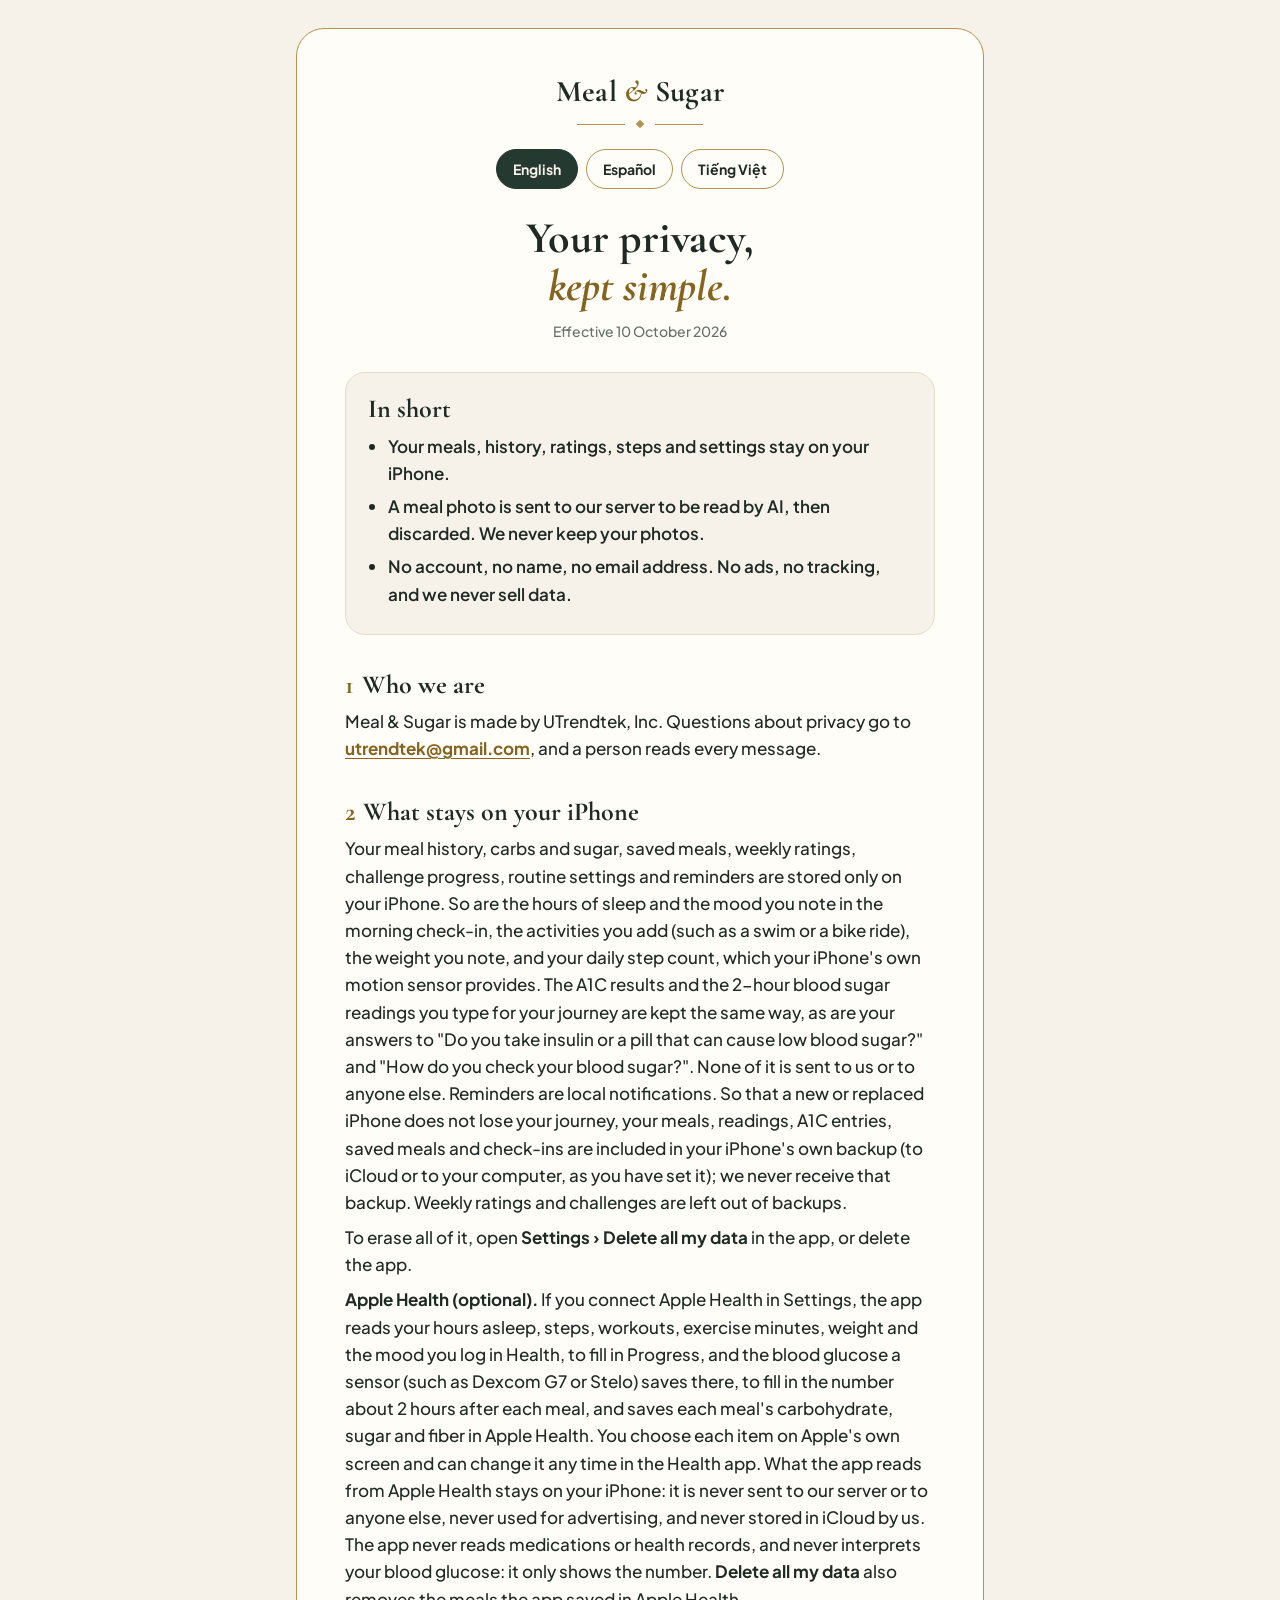
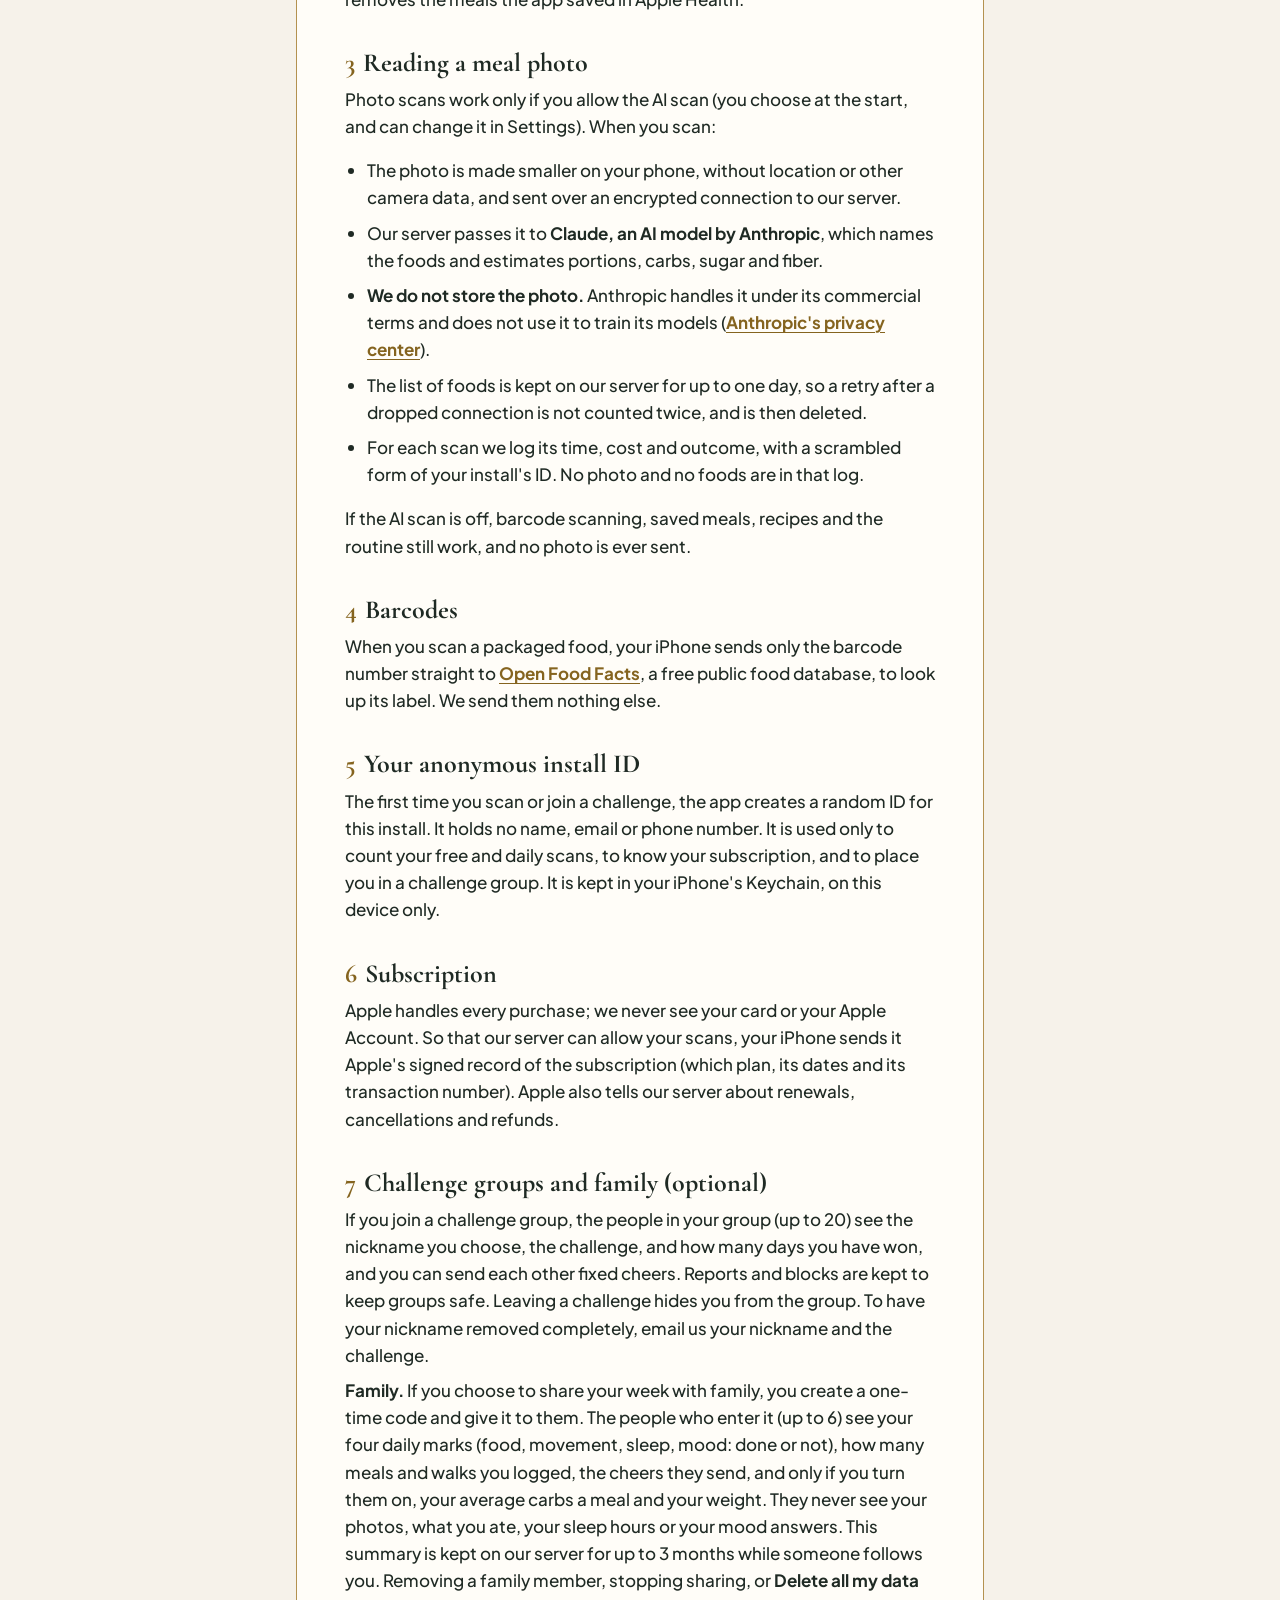
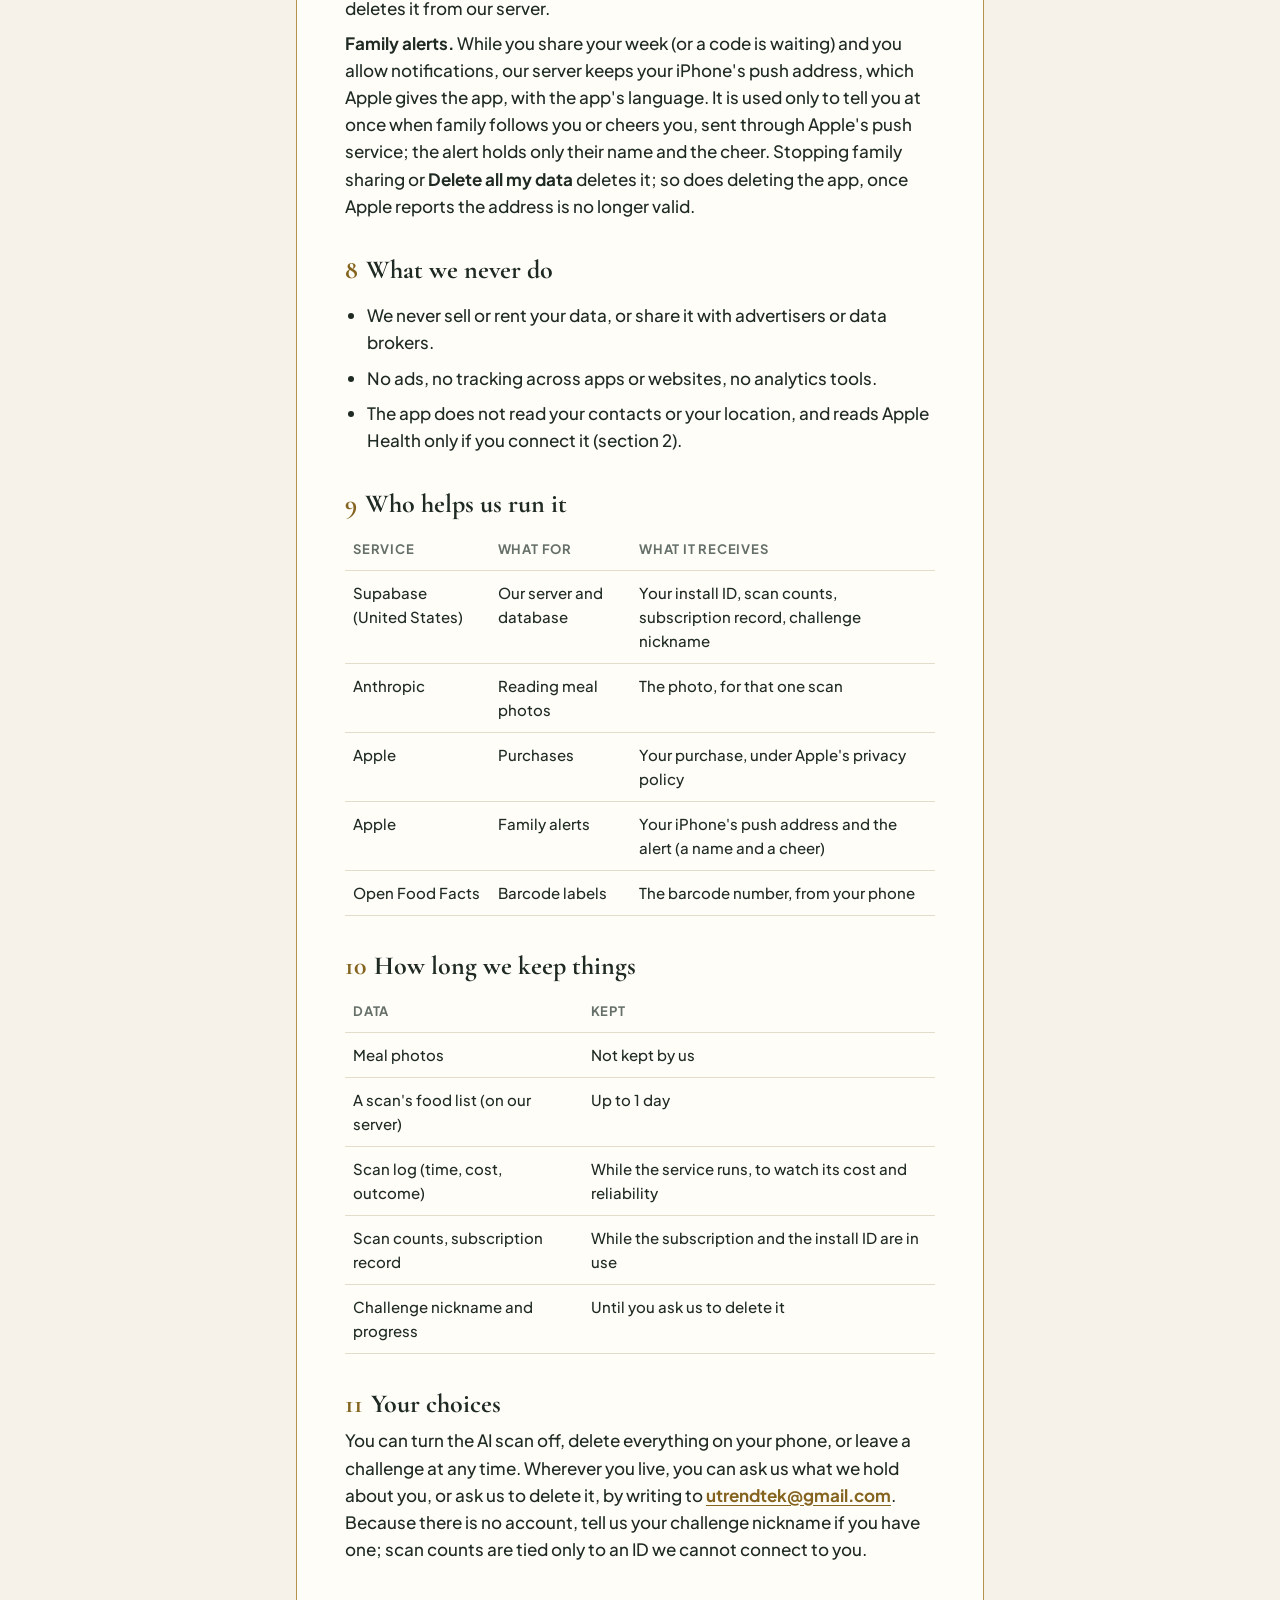
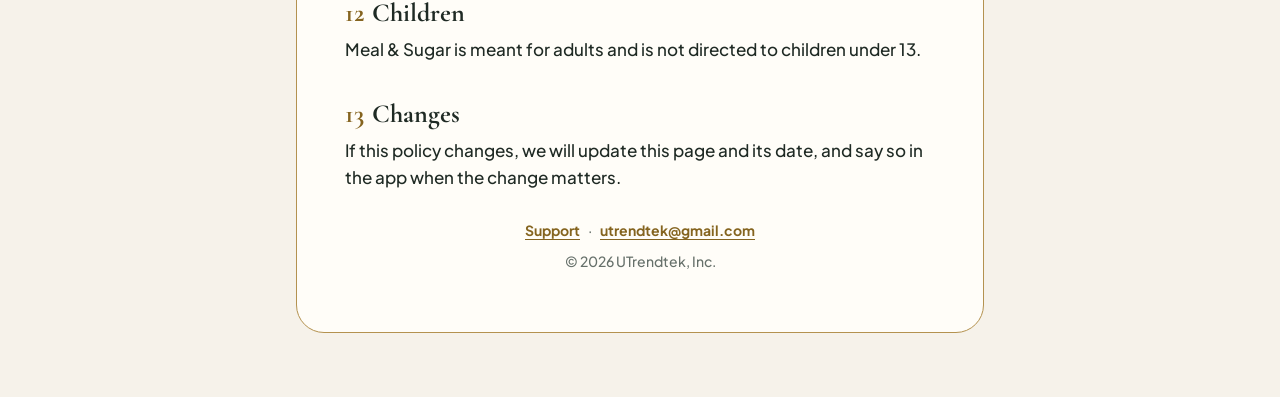
<file: index.html>
<!doctype html>
<html lang="en">
<head>
<meta charset="utf-8">
<meta name="viewport" content="width=device-width, initial-scale=1">
<title>Meal & Sugar Privacy</title>
<meta name="description" content="How Meal & Sugar handles your meals, photos and purchases. Most of it never leaves your iPhone.">
<link rel="preconnect" href="https://fonts.googleapis.com">
<link rel="preconnect" href="https://fonts.gstatic.com" crossorigin>
<link href="https://fonts.googleapis.com/css2?family=Cormorant+Garamond:ital,wght@0,600;0,700;1,600;1,700&family=Plus+Jakarta+Sans:wght@500;600;700&display=swap" rel="stylesheet">
<link rel="stylesheet" href="style.css">
</head>
<body>
<main class="page">
<div class="frame">
  <p class="wordmark">Meal <span class="amp">&amp;</span> Sugar</p>
  <div class="ornament" aria-hidden="true"><span></span><i></i><span></span></div>

  <nav class="langs" aria-label="Language">
    <button type="button" data-lang="en" aria-pressed="true">English</button>
    <button type="button" data-lang="es" aria-pressed="false">Español</button>
    <button type="button" data-lang="vi" aria-pressed="false">Tiếng Việt</button>
  </nav>

  <!-- ============================ ENGLISH ============================ -->
  <article lang="en" data-lang="en">
    <h1>Your privacy, <em>kept simple.</em></h1>
    <p class="updated">Effective 10 October 2026</p>

    <section class="summary">
      <h2>In short</h2>
      <ul>
        <li>Your meals, history, ratings, steps and settings stay on your iPhone.</li>
        <li>A meal photo is sent to our server to be read by AI, then discarded. We never keep your photos.</li>
        <li>No account, no name, no email address. No ads, no tracking, and we never sell data.</li>
      </ul>
    </section>

    <h2><span class="n">1</span>Who we are</h2>
    <p>Meal &amp; Sugar is made by UTrendtek, Inc. Questions about privacy go to <a href="mailto:utrendtek@gmail.com?subject=Meal%20%26%20Sugar%20privacy">utrendtek@gmail.com</a>, and a person reads every message.</p>

    <h2><span class="n">2</span>What stays on your iPhone</h2>
    <p>Your meal history, carbs and sugar, saved meals, weekly ratings, challenge progress, routine settings and reminders are stored only on your iPhone. So are the hours of sleep and the mood you note in the morning check-in, the activities you add (such as a swim or a bike ride), the weight you note, and your daily step count, which your iPhone's own motion sensor provides. The A1C results and the 2-hour blood sugar readings you type for your journey are kept the same way, as are your answers to "Do you take insulin or a pill that can cause low blood sugar?" and "How do you check your blood sugar?". None of it is sent to us or to anyone else. Reminders are local notifications. So that a new or replaced iPhone does not lose your journey, your meals, readings, A1C entries, saved meals and check-ins are included in your iPhone's own backup (to iCloud or to your computer, as you have set it); we never receive that backup. Weekly ratings and challenges are left out of backups.</p>
    <p>To erase all of it, open <strong>Settings › Delete all my data</strong> in the app, or delete the app.</p>
    <p><strong>Apple Health (optional).</strong> If you connect Apple Health in Settings, the app reads your hours asleep, steps, workouts, exercise minutes, weight and the mood you log in Health, to fill in Progress, and the blood glucose a sensor (such as Dexcom G7 or Stelo) saves there, to fill in the number about 2 hours after each meal, and saves each meal's carbohydrate, sugar and fiber in Apple Health. You choose each item on Apple's own screen and can change it any time in the Health app. What the app reads from Apple Health stays on your iPhone: it is never sent to our server or to anyone else, never used for advertising, and never stored in iCloud by us. The app never reads medications or health records, and never interprets your blood glucose: it only shows the number. <strong>Delete all my data</strong> also removes the meals the app saved in Apple Health.</p>

    <h2><span class="n">3</span>Reading a meal photo</h2>
    <p>Photo scans work only if you allow the AI scan (you choose at the start, and can change it in Settings). When you scan:</p>
    <ul>
      <li>The photo is made smaller on your phone, without location or other camera data, and sent over an encrypted connection to our server.</li>
      <li>Our server passes it to <strong>Claude, an AI model by Anthropic</strong>, which names the foods and estimates portions, carbs, sugar and fiber.</li>
      <li><strong>We do not store the photo.</strong> Anthropic handles it under its commercial terms and does not use it to train its models (<a href="https://privacy.anthropic.com" rel="noopener">Anthropic's privacy center</a>).</li>
      <li>The list of foods is kept on our server for up to one day, so a retry after a dropped connection is not counted twice, and is then deleted.</li>
      <li>For each scan we log its time, cost and outcome, with a scrambled form of your install's ID. No photo and no foods are in that log.</li>
    </ul>
    <p>If the AI scan is off, barcode scanning, saved meals, recipes and the routine still work, and no photo is ever sent.</p>

    <h2><span class="n">4</span>Barcodes</h2>
    <p>When you scan a packaged food, your iPhone sends only the barcode number straight to <a href="https://world.openfoodfacts.org/privacy" rel="noopener">Open Food Facts</a>, a free public food database, to look up its label. We send them nothing else.</p>

    <h2><span class="n">5</span>Your anonymous install ID</h2>
    <p>The first time you scan or join a challenge, the app creates a random ID for this install. It holds no name, email or phone number. It is used only to count your free and daily scans, to know your subscription, and to place you in a challenge group. It is kept in your iPhone's Keychain, on this device only.</p>

    <h2><span class="n">6</span>Subscription</h2>
    <p>Apple handles every purchase; we never see your card or your Apple Account. So that our server can allow your scans, your iPhone sends it Apple's signed record of the subscription (which plan, its dates and its transaction number). Apple also tells our server about renewals, cancellations and refunds.</p>

    <h2><span class="n">7</span>Challenge groups and family (optional)</h2>
    <p>If you join a challenge group, the people in your group (up to 20) see the nickname you choose, the challenge, and how many days you have won, and you can send each other fixed cheers. Reports and blocks are kept to keep groups safe. Leaving a challenge hides you from the group. To have your nickname removed completely, email us your nickname and the challenge.</p>
    <p><strong>Family.</strong> If you choose to share your week with family, you create a one-time code and give it to them. The people who enter it (up to 6) see your four daily marks (food, movement, sleep, mood: done or not), how many meals and walks you logged, the cheers they send, and only if you turn them on, your average carbs a meal and your weight. They never see your photos, what you ate, your sleep hours or your mood answers. This summary is kept on our server for up to 3 months while someone follows you. Removing a family member, stopping sharing, or <strong>Delete all my data</strong> deletes it from our server.</p>
    <p><strong>Family alerts.</strong> While you share your week (or a code is waiting) and you allow notifications, our server keeps your iPhone's push address, which Apple gives the app, with the app's language. It is used only to tell you at once when family follows you or cheers you, sent through Apple's push service; the alert holds only their name and the cheer. Stopping family sharing or <strong>Delete all my data</strong> deletes it; so does deleting the app, once Apple reports the address is no longer valid.</p>

    <h2><span class="n">8</span>What we never do</h2>
    <ul>
      <li>We never sell or rent your data, or share it with advertisers or data brokers.</li>
      <li>No ads, no tracking across apps or websites, no analytics tools.</li>
      <li>The app does not read your contacts or your location, and reads Apple Health only if you connect it (section 2).</li>
    </ul>

    <h2><span class="n">9</span>Who helps us run it</h2>
    <table>
      <tr><th>Service</th><th>What for</th><th>What it receives</th></tr>
      <tr><td>Supabase (United States)</td><td>Our server and database</td><td>Your install ID, scan counts, subscription record, challenge nickname</td></tr>
      <tr><td>Anthropic</td><td>Reading meal photos</td><td>The photo, for that one scan</td></tr>
      <tr><td>Apple</td><td>Purchases</td><td>Your purchase, under Apple's privacy policy</td></tr>
      <tr><td>Apple</td><td>Family alerts</td><td>Your iPhone's push address and the alert (a name and a cheer)</td></tr>
      <tr><td>Open Food Facts</td><td>Barcode labels</td><td>The barcode number, from your phone</td></tr>
    </table>

    <h2><span class="n">10</span>How long we keep things</h2>
    <table>
      <tr><th>Data</th><th>Kept</th></tr>
      <tr><td>Meal photos</td><td>Not kept by us</td></tr>
      <tr><td>A scan's food list (on our server)</td><td>Up to 1 day</td></tr>
      <tr><td>Scan log (time, cost, outcome)</td><td>While the service runs, to watch its cost and reliability</td></tr>
      <tr><td>Scan counts, subscription record</td><td>While the subscription and the install ID are in use</td></tr>
      <tr><td>Challenge nickname and progress</td><td>Until you ask us to delete it</td></tr>
    </table>

    <h2><span class="n">11</span>Your choices</h2>
    <p>You can turn the AI scan off, delete everything on your phone, or leave a challenge at any time. Wherever you live, you can ask us what we hold about you, or ask us to delete it, by writing to <a href="mailto:utrendtek@gmail.com?subject=Meal%20%26%20Sugar%20privacy">utrendtek@gmail.com</a>. Because there is no account, tell us your challenge nickname if you have one; scan counts are tied only to an ID we cannot connect to you.</p>

    <h2><span class="n">12</span>Children</h2>
    <p>Meal &amp; Sugar is meant for adults and is not directed to children under 13.</p>

    <h2><span class="n">13</span>Changes</h2>
    <p>If this policy changes, we will update this page and its date, and say so in the app when the change matters.</p>
  </article>

  <!-- ============================ ESPAÑOL ============================ -->
  <article lang="es" data-lang="es" hidden>
    <h1>Tu privacidad, <em>sin complicaciones.</em></h1>
    <p class="updated">Vigente desde el 10 de octubre de 2026</p>

    <section class="summary">
      <h2>En resumen</h2>
      <ul>
        <li>Tus comidas, historial, valoraciones, pasos y ajustes se quedan en tu iPhone.</li>
        <li>La foto de una comida se envía a nuestro servidor para que la lea una IA y luego se descarta. Nunca guardamos tus fotos.</li>
        <li>Sin cuenta, sin nombre, sin correo. Sin anuncios, sin rastreo, y nunca vendemos datos.</li>
      </ul>
    </section>

    <h2><span class="n">1</span>Quiénes somos</h2>
    <p>Meal &amp; Sugar es de UTrendtek, Inc. Escríbenos sobre privacidad a <a href="mailto:utrendtek@gmail.com?subject=Meal%20%26%20Sugar%20privacidad">utrendtek@gmail.com</a>; una persona lee cada mensaje.</p>

    <h2><span class="n">2</span>Lo que se queda en tu iPhone</h2>
    <p>Tu historial de comidas, carbohidratos y azúcar, comidas guardadas, valoraciones semanales, progreso en los retos, ajustes de la rutina y recordatorios se guardan solo en tu iPhone. También las horas de sueño y el ánimo que anotas en el registro de la mañana, las actividades que añades (como nadar o andar en bicicleta), el peso que anotas y tus pasos del día, que cuenta el propio sensor de movimiento del iPhone. Los resultados de A1C y las mediciones de azúcar a las 2 horas que anotas para tu camino se guardan igual, y también tus respuestas a "¿Usas insulina o una pastilla que puede bajar el azúcar?" y "¿Cómo mides tu azúcar?". Nada de esto se nos envía a nosotros ni a nadie más. Los recordatorios son notificaciones locales. Para que un iPhone nuevo o de reemplazo no pierda tu camino, tus comidas, mediciones, A1C, comidas guardadas y registros se incluyen en la copia de seguridad de tu propio iPhone (en iCloud o en tu computadora, según lo tengas configurado); nosotros nunca recibimos esa copia. Las valoraciones semanales y los retos quedan fuera de las copias de seguridad.</p>
    <p>Para borrarlo todo, abre <strong>Ajustes › Borrar todos mis datos</strong> en la app, o elimina la app.</p>
    <p><strong>Salud de Apple (opcional).</strong> Si conectas Salud de Apple en Ajustes, la app lee tus horas de sueño, pasos, entrenamientos, minutos de ejercicio, peso y el ánimo que registras en Salud, para completar Progreso, y la glucosa que un sensor (como Dexcom G7 o Stelo) guarda ahí, para completar el número unas 2 horas después de cada comida, y guarda los carbohidratos, el azúcar y la fibra de cada comida en Salud de Apple. Eliges cada dato en la pantalla de Apple y puedes cambiarlo cuando quieras en la app Salud. Lo que la app lee de Salud de Apple se queda en tu iPhone: nunca se envía a nuestro servidor ni a nadie más, nunca se usa para publicidad y nunca lo guardamos en iCloud. La app nunca lee medicamentos ni historiales médicos, y nunca interpreta tu glucosa: solo muestra el número. <strong>Borrar todos mis datos</strong> también quita las comidas que la app guardó en Salud de Apple.</p>

    <h2><span class="n">3</span>Cómo se lee la foto de una comida</h2>
    <p>El escaneo con foto solo funciona si permites el escaneo con IA (lo eliges al empezar y puedes cambiarlo en Ajustes). Al escanear:</p>
    <ul>
      <li>La foto se reduce en tu teléfono, sin ubicación ni otros datos de la cámara, y se envía cifrada a nuestro servidor.</li>
      <li>Nuestro servidor la pasa a <strong>Claude, un modelo de IA de Anthropic</strong>, que nombra los alimentos y estima porciones, carbohidratos, azúcar y fibra.</li>
      <li><strong>No guardamos la foto.</strong> Anthropic la trata según sus condiciones comerciales y no la usa para entrenar sus modelos (<a href="https://privacy.anthropic.com" rel="noopener">centro de privacidad de Anthropic</a>).</li>
      <li>La lista de alimentos se guarda en nuestro servidor hasta un día, para que un reintento tras una conexión perdida no cuente dos veces, y luego se borra.</li>
      <li>De cada escaneo registramos la hora, el costo y el resultado, con una forma cifrada del ID de tu instalación. Ese registro no contiene fotos ni alimentos.</li>
    </ul>
    <p>Si el escaneo con IA está desactivado, los códigos de barras, las comidas guardadas, las recetas y la rutina siguen funcionando, y nunca se envía una foto.</p>

    <h2><span class="n">4</span>Códigos de barras</h2>
    <p>Al escanear un alimento envasado, tu iPhone envía solo el número del código de barras directamente a <a href="https://world.openfoodfacts.org/privacy" rel="noopener">Open Food Facts</a>, una base de datos pública y gratuita, para consultar su etiqueta. No les enviamos nada más.</p>

    <h2><span class="n">5</span>Tu ID de instalación anónimo</h2>
    <p>La primera vez que escaneas o te unes a un reto, la app crea un ID aleatorio para esta instalación. No contiene nombre, correo ni teléfono. Solo sirve para contar tus escaneos gratuitos y diarios, reconocer tu suscripción y ubicarte en un grupo de reto. Se guarda en el Llavero de tu iPhone, solo en este dispositivo.</p>

    <h2><span class="n">6</span>Suscripción</h2>
    <p>Apple gestiona cada compra; nunca vemos tu tarjeta ni tu cuenta de Apple. Para que nuestro servidor permita tus escaneos, tu iPhone le envía el registro firmado por Apple de la suscripción (qué plan, sus fechas y su número de transacción). Apple también avisa a nuestro servidor de renovaciones, cancelaciones y reembolsos.</p>

    <h2><span class="n">7</span>Grupos de reto y familia (opcional)</h2>
    <p>Si te unes a un grupo de reto, las personas de tu grupo (hasta 20) ven el apodo que elijas, el reto y cuántos días has ganado, y pueden enviarse ánimos predefinidos. Los reportes y bloqueos se guardan para mantener los grupos seguros. Al dejar un reto desapareces del grupo. Para borrar tu apodo por completo, escríbenos con tu apodo y el reto.</p>
    <p><strong>Familia.</strong> Si decides compartir tu semana con tu familia, creas un código de un solo uso y se lo das. Quienes lo ingresan (hasta 6) ven tus cuatro marcas diarias (comida, movimiento, sueño, ánimo: hecho o no), cuántas comidas y caminatas registraste, los ánimos que te envían y, solo si lo activas, tus carbohidratos por comida y tu peso. Nunca ven tus fotos, lo que comiste, tus horas de sueño ni tus respuestas de ánimo. Este resumen se guarda en nuestro servidor hasta 3 meses mientras alguien te sigue. Quitar a un familiar, dejar de compartir o <strong>Borrar todos mis datos</strong> lo borra de nuestro servidor.</p>
    <p><strong>Avisos de la familia.</strong> Mientras compartes tu semana (o hay un código pendiente) y permites las notificaciones, nuestro servidor guarda la dirección de notificaciones de tu iPhone, que Apple da a la app, junto con el idioma de la app. Solo se usa para avisarte al instante cuando alguien de tu familia te sigue o te anima, a través del servicio de notificaciones de Apple; el aviso solo lleva su nombre y el ánimo. Dejar de compartir con la familia o <strong>Borrar todos mis datos</strong> la borra; también borrar la app, cuando Apple informa que la dirección ya no es válida.</p>

    <h2><span class="n">8</span>Lo que nunca hacemos</h2>
    <ul>
      <li>Nunca vendemos ni alquilamos tus datos, ni los compartimos con anunciantes o intermediarios de datos.</li>
      <li>Sin anuncios, sin rastreo entre apps o sitios web, sin herramientas de analítica.</li>
      <li>La app no lee tus contactos ni tu ubicación, y lee Salud de Apple solo si la conectas (sección 2).</li>
    </ul>

    <h2><span class="n">9</span>Quién nos ayuda a funcionar</h2>
    <table>
      <tr><th>Servicio</th><th>Para qué</th><th>Qué recibe</th></tr>
      <tr><td>Supabase (Estados Unidos)</td><td>Nuestro servidor y base de datos</td><td>Tu ID de instalación, conteo de escaneos, registro de suscripción, apodo del reto</td></tr>
      <tr><td>Anthropic</td><td>Leer fotos de comidas</td><td>La foto, solo para ese escaneo</td></tr>
      <tr><td>Apple</td><td>Compras</td><td>Tu compra, según la política de privacidad de Apple</td></tr>
      <tr><td>Apple</td><td>Avisos de la familia</td><td>La dirección de notificaciones de tu iPhone y el aviso (un nombre y un ánimo)</td></tr>
      <tr><td>Open Food Facts</td><td>Etiquetas por código de barras</td><td>El número del código, desde tu teléfono</td></tr>
    </table>

    <h2><span class="n">10</span>Cuánto tiempo guardamos los datos</h2>
    <table>
      <tr><th>Dato</th><th>Se guarda</th></tr>
      <tr><td>Fotos de comidas</td><td>No las guardamos</td></tr>
      <tr><td>Lista de alimentos de un escaneo (en el servidor)</td><td>Hasta 1 día</td></tr>
      <tr><td>Registro de escaneos (hora, costo, resultado)</td><td>Mientras funcione el servicio, para vigilar su costo y fiabilidad</td></tr>
      <tr><td>Conteo de escaneos, registro de suscripción</td><td>Mientras la suscripción y el ID de instalación estén en uso</td></tr>
      <tr><td>Apodo y progreso del reto</td><td>Hasta que nos pidas borrarlo</td></tr>
    </table>

    <h2><span class="n">11</span>Tus opciones</h2>
    <p>Puedes desactivar el escaneo con IA, borrar todo lo que hay en tu teléfono o dejar un reto cuando quieras. Vivas donde vivas, puedes pedirnos qué datos tenemos sobre ti o que los borremos escribiendo a <a href="mailto:utrendtek@gmail.com?subject=Meal%20%26%20Sugar%20privacidad">utrendtek@gmail.com</a>. Como no hay cuenta, dinos tu apodo de reto si tienes uno; el conteo de escaneos solo está unido a un ID que no podemos relacionar contigo.</p>

    <h2><span class="n">12</span>Menores</h2>
    <p>Meal &amp; Sugar está pensada para adultos y no está dirigida a menores de 13 años.</p>

    <h2><span class="n">13</span>Cambios</h2>
    <p>Si esta política cambia, actualizaremos esta página y su fecha, y lo diremos en la app cuando el cambio sea importante.</p>
    <p class="note">Traducción del original en inglés; si hay diferencias, prevalece la versión en inglés.</p>
  </article>

  <!-- ============================ TIẾNG VIỆT ============================ -->
  <article lang="vi" data-lang="vi" hidden>
    <h1>Quyền riêng tư, <em>thật đơn giản.</em></h1>
    <p class="updated">Có hiệu lực từ ngày 10 tháng 10 năm 2026</p>

    <section class="summary">
      <h2>Tóm tắt</h2>
      <ul>
        <li>Bữa ăn, lịch sử, đánh giá, số bước và cài đặt của bạn ở lại trên iPhone của bạn.</li>
        <li>Ảnh bữa ăn được gửi đến máy chủ của chúng tôi để AI đọc, rồi bị bỏ đi. Chúng tôi không bao giờ giữ ảnh của bạn.</li>
        <li>Không tài khoản, không tên, không email. Không quảng cáo, không theo dõi, và không bao giờ bán dữ liệu.</li>
      </ul>
    </section>

    <h2><span class="n">1</span>Chúng tôi là ai</h2>
    <p>Meal &amp; Sugar do UTrendtek, Inc. làm ra. Mọi câu hỏi về quyền riêng tư xin gửi về <a href="mailto:utrendtek@gmail.com?subject=Meal%20%26%20Sugar%20quy%E1%BB%81n%20ri%C3%AAng%20t%C6%B0">utrendtek@gmail.com</a>; mỗi thư đều có người đọc.</p>

    <h2><span class="n">2</span>Những gì ở lại trên iPhone của bạn</h2>
    <p>Lịch sử bữa ăn, tinh bột và đường, bữa ăn đã lưu, đánh giá hằng tuần, tiến độ thử thách, cài đặt thói quen và lời nhắc chỉ được lưu trên iPhone của bạn. Số giờ ngủ và tâm trạng bạn ghi mỗi sáng, các hoạt động bạn thêm (như bơi hay đạp xe), cân nặng bạn ghi, cùng số bước mỗi ngày do cảm biến chuyển động của iPhone đếm, cũng vậy. Chỉ số A1C và con số đường huyết sau 2 tiếng mà bạn nhập cho hành trình cũng được lưu như vậy, cùng với câu trả lời của bạn cho "Bạn có dùng insulin hoặc thuốc có thể gây hạ đường huyết không?" và "Bạn đo đường huyết bằng cách nào?". Không gì trong số này được gửi cho chúng tôi hay cho bất kỳ ai. Lời nhắc là thông báo ngay trên máy. Để iPhone mới hoặc máy thay thế không mất hành trình của bạn, bữa ăn, con số đường huyết, A1C, bữa ăn đã lưu và ghi chép buổi sáng được đưa vào bản sao lưu của chính iPhone (lên iCloud hoặc máy tính, tùy bạn cài đặt); chúng tôi không bao giờ nhận bản sao lưu đó. Đánh giá hằng tuần và thử thách không được đưa vào bản sao lưu.</p>
    <p>Để xoá tất cả, mở <strong>Cài đặt › Xóa toàn bộ dữ liệu</strong> trong ứng dụng, hoặc xoá ứng dụng.</p>
    <p><strong>Sức khỏe của Apple (tuỳ chọn).</strong> Nếu bạn kết nối Sức khỏe trong Cài đặt, ứng dụng đọc số giờ ngủ, số bước, bài tập, số phút vận động, cân nặng và tâm trạng bạn ghi trong Sức khỏe, để điền phần Tiến bộ, và đường huyết do cảm biến (như Dexcom G7 hay Stelo) lưu vào đó, để điền con số khoảng 2 tiếng sau mỗi bữa, và lưu tinh bột, đường, chất xơ của mỗi bữa vào Sức khỏe. Bạn chọn từng mục trên màn hình của Apple và có thể đổi bất cứ lúc nào trong ứng dụng Sức khỏe. Những gì ứng dụng đọc từ Sức khỏe ở lại trên iPhone: không bao giờ gửi đến máy chủ của chúng tôi hay bất kỳ ai, không dùng cho quảng cáo, và chúng tôi không lưu lên iCloud. Ứng dụng không bao giờ đọc thuốc hay hồ sơ bệnh án, và không bao giờ diễn giải đường huyết của bạn: chỉ hiện con số. <strong>Xóa toàn bộ dữ liệu</strong> cũng xoá các bữa ăn mà ứng dụng đã lưu vào Sức khỏe.</p>

    <h2><span class="n">3</span>Cách đọc ảnh bữa ăn</h2>
    <p>Quét bằng ảnh chỉ hoạt động khi bạn cho phép quét bằng AI (bạn chọn lúc bắt đầu và có thể đổi trong Cài đặt). Khi bạn quét:</p>
    <ul>
      <li>Ảnh được thu nhỏ ngay trên điện thoại, không kèm vị trí hay dữ liệu máy ảnh khác, rồi được gửi qua kết nối mã hoá đến máy chủ của chúng tôi.</li>
      <li>Máy chủ chuyển ảnh đến <strong>Claude, một mô hình AI của Anthropic</strong>, để gọi tên món ăn và ước tính khẩu phần, tinh bột, đường và chất xơ.</li>
      <li><strong>Chúng tôi không lưu ảnh.</strong> Anthropic xử lý ảnh theo điều khoản thương mại của họ và không dùng ảnh để huấn luyện mô hình (<a href="https://privacy.anthropic.com" rel="noopener">trung tâm quyền riêng tư của Anthropic</a>).</li>
      <li>Danh sách món ăn được giữ trên máy chủ tối đa một ngày, để khi mất kết nối và thử lại thì không bị tính hai lần, rồi bị xoá.</li>
      <li>Với mỗi lần quét, chúng tôi ghi lại thời gian, chi phí và kết quả, kèm mã cài đặt của bạn đã được mã hoá. Bản ghi đó không có ảnh và không có món ăn.</li>
    </ul>
    <p>Nếu tắt quét bằng AI, bạn vẫn quét mã vạch, dùng bữa ăn đã lưu, công thức và thói quen sau bữa ăn, và không ảnh nào được gửi đi.</p>

    <h2><span class="n">4</span>Mã vạch</h2>
    <p>Khi bạn quét thực phẩm đóng gói, iPhone chỉ gửi con số mã vạch thẳng đến <a href="https://world.openfoodfacts.org/privacy" rel="noopener">Open Food Facts</a>, một cơ sở dữ liệu thực phẩm công cộng miễn phí, để tra nhãn. Chúng tôi không gửi gì khác cho họ.</p>

    <h2><span class="n">5</span>Mã cài đặt ẩn danh</h2>
    <p>Lần đầu bạn quét hoặc tham gia thử thách, ứng dụng tạo một mã ngẫu nhiên cho lần cài đặt này. Mã này không có tên, email hay số điện thoại. Mã chỉ dùng để đếm lượt quét miễn phí và lượt quét mỗi ngày, nhận biết gói đăng ký của bạn, và xếp bạn vào một nhóm thử thách. Mã được giữ trong Chuỗi khoá (Keychain) của iPhone, chỉ trên máy này.</p>

    <h2><span class="n">6</span>Gói đăng ký</h2>
    <p>Apple xử lý mọi giao dịch mua; chúng tôi không bao giờ thấy thẻ hay tài khoản Apple của bạn. Để máy chủ cho phép bạn quét, iPhone gửi bản ghi gói đăng ký có chữ ký của Apple (gói nào, ngày tháng và số giao dịch). Apple cũng báo cho máy chủ của chúng tôi khi gói được gia hạn, huỷ hoặc hoàn tiền.</p>

    <h2><span class="n">7</span>Nhóm thử thách và gia đình (tuỳ chọn)</h2>
    <p>Nếu bạn tham gia một nhóm thử thách, mọi người trong nhóm (tối đa 20 người) thấy biệt danh bạn chọn, thử thách và số ngày bạn đã thắng, và có thể gửi cho nhau những lời cổ vũ có sẵn. Báo cáo và chặn được lưu lại để giữ nhóm an toàn. Rời thử thách thì bạn không còn hiện trong nhóm. Muốn xoá hẳn biệt danh, hãy gửi email cho chúng tôi kèm biệt danh và tên thử thách.</p>
    <p><strong>Gia đình.</strong> Nếu bạn chọn chia sẻ tuần của mình với gia đình, bạn tạo một mã dùng một lần và đưa cho họ. Những người nhập mã (tối đa 6 người) thấy bốn điểm mỗi ngày của bạn (ăn uống, vận động, giấc ngủ, tâm trạng: có hay không), số bữa ăn và số lần đi bộ bạn ghi, lời cổ vũ họ gửi, và chỉ khi bạn bật, tinh bột trung bình mỗi bữa và cân nặng. Họ không bao giờ thấy ảnh, món bạn ăn, số giờ ngủ hay câu trả lời tâm trạng. Bản tóm tắt này được giữ trên máy chủ của chúng tôi tối đa 3 tháng khi có người theo dõi bạn. Bỏ một người thân, ngừng chia sẻ, hoặc <strong>Xóa toàn bộ dữ liệu</strong> sẽ xoá nó khỏi máy chủ.</p>
    <p><strong>Thông báo từ gia đình.</strong> Khi bạn đang chia sẻ tuần của mình (hoặc có mã đang chờ) và cho phép thông báo, máy chủ của chúng tôi giữ địa chỉ nhận thông báo của iPhone, do Apple cấp cho ứng dụng, cùng ngôn ngữ của ứng dụng. Địa chỉ này chỉ dùng để báo ngay cho bạn khi người thân theo dõi hoặc cổ vũ bạn, qua dịch vụ thông báo của Apple; thông báo chỉ có tên người đó và lời cổ vũ. Ngừng chia sẻ với gia đình hoặc <strong>Xóa toàn bộ dữ liệu</strong> sẽ xoá nó; xoá ứng dụng cũng vậy, khi Apple báo địa chỉ không còn dùng được.</p>

    <h2><span class="n">8</span>Những điều chúng tôi không bao giờ làm</h2>
    <ul>
      <li>Không bao giờ bán hay cho thuê dữ liệu của bạn, hay chia sẻ cho bên quảng cáo hoặc bên môi giới dữ liệu.</li>
      <li>Không quảng cáo, không theo dõi bạn qua ứng dụng hay trang web khác, không công cụ phân tích.</li>
      <li>Ứng dụng không đọc danh bạ hay vị trí của bạn, và chỉ đọc Sức khỏe (Apple Health) khi bạn kết nối (mục 2).</li>
    </ul>

    <h2><span class="n">9</span>Những dịch vụ giúp chúng tôi vận hành</h2>
    <table>
      <tr><th>Dịch vụ</th><th>Để làm gì</th><th>Nhận được gì</th></tr>
      <tr><td>Supabase (Hoa Kỳ)</td><td>Máy chủ và cơ sở dữ liệu</td><td>Mã cài đặt, số lượt quét, bản ghi gói đăng ký, biệt danh thử thách</td></tr>
      <tr><td>Anthropic</td><td>Đọc ảnh bữa ăn</td><td>Tấm ảnh, chỉ cho lần quét đó</td></tr>
      <tr><td>Apple</td><td>Mua gói đăng ký</td><td>Giao dịch của bạn, theo chính sách quyền riêng tư của Apple</td></tr>
      <tr><td>Apple</td><td>Thông báo từ gia đình</td><td>Địa chỉ nhận thông báo của iPhone và nội dung thông báo (một cái tên và lời cổ vũ)</td></tr>
      <tr><td>Open Food Facts</td><td>Tra nhãn theo mã vạch</td><td>Con số mã vạch, gửi từ điện thoại của bạn</td></tr>
    </table>

    <h2><span class="n">10</span>Chúng tôi giữ dữ liệu bao lâu</h2>
    <table>
      <tr><th>Dữ liệu</th><th>Thời gian giữ</th></tr>
      <tr><td>Ảnh bữa ăn</td><td>Chúng tôi không giữ</td></tr>
      <tr><td>Danh sách món của một lần quét (trên máy chủ)</td><td>Tối đa 1 ngày</td></tr>
      <tr><td>Nhật ký quét (thời gian, chi phí, kết quả)</td><td>Trong suốt thời gian dịch vụ hoạt động, để theo dõi chi phí và độ ổn định</td></tr>
      <tr><td>Số lượt quét, bản ghi gói đăng ký</td><td>Khi gói đăng ký và mã cài đặt còn được dùng</td></tr>
      <tr><td>Biệt danh và tiến độ thử thách</td><td>Cho đến khi bạn yêu cầu xoá</td></tr>
    </table>

    <h2><span class="n">11</span>Lựa chọn của bạn</h2>
    <p>Bạn có thể tắt quét bằng AI, xoá mọi thứ trên điện thoại, hoặc rời thử thách bất cứ lúc nào. Dù bạn sống ở đâu, bạn đều có thể hỏi chúng tôi đang giữ gì về bạn, hoặc yêu cầu xoá, bằng cách viết thư đến <a href="mailto:utrendtek@gmail.com?subject=Meal%20%26%20Sugar%20quy%E1%BB%81n%20ri%C3%AAng%20t%C6%B0">utrendtek@gmail.com</a>. Vì không có tài khoản, xin cho chúng tôi biết biệt danh thử thách nếu có; số lượt quét chỉ gắn với một mã mà chúng tôi không thể liên kết với bạn.</p>

    <h2><span class="n">12</span>Trẻ em</h2>
    <p>Meal &amp; Sugar dành cho người lớn và không hướng đến trẻ em dưới 13 tuổi.</p>

    <h2><span class="n">13</span>Thay đổi</h2>
    <p>Nếu chính sách này thay đổi, chúng tôi sẽ cập nhật trang này cùng ngày hiệu lực, và báo trong ứng dụng khi thay đổi quan trọng.</p>
    <p class="note">Bản dịch từ bản gốc tiếng Anh; nếu có khác biệt, bản tiếng Anh được áp dụng.</p>
  </article>

  <footer>
    <a href="support.html">Support</a> · <a href="mailto:utrendtek@gmail.com">utrendtek@gmail.com</a>
    <p>© 2026 UTrendtek, Inc.</p>
  </footer>
</div>
</main>
<script>
  (function () {
    var buttons = document.querySelectorAll(".langs button");
    function show(lang) {
      document.querySelectorAll("article[data-lang]").forEach(function (a) { a.hidden = a.dataset.lang !== lang; });
      buttons.forEach(function (b) { b.setAttribute("aria-pressed", String(b.dataset.lang === lang)); });
      document.documentElement.lang = lang;
    }
    buttons.forEach(function (b) {
      b.addEventListener("click", function () {
        show(b.dataset.lang);
        try { history.replaceState(null, "", "#" + b.dataset.lang); } catch (e) {}
      });
    });
    var wanted = (location.hash || "").slice(1) || (navigator.language || "en").slice(0, 2);
    show(["en", "es", "vi"].indexOf(wanted) >= 0 ? wanted : "en");
  })();
</script>
</body>
</html>
</file>
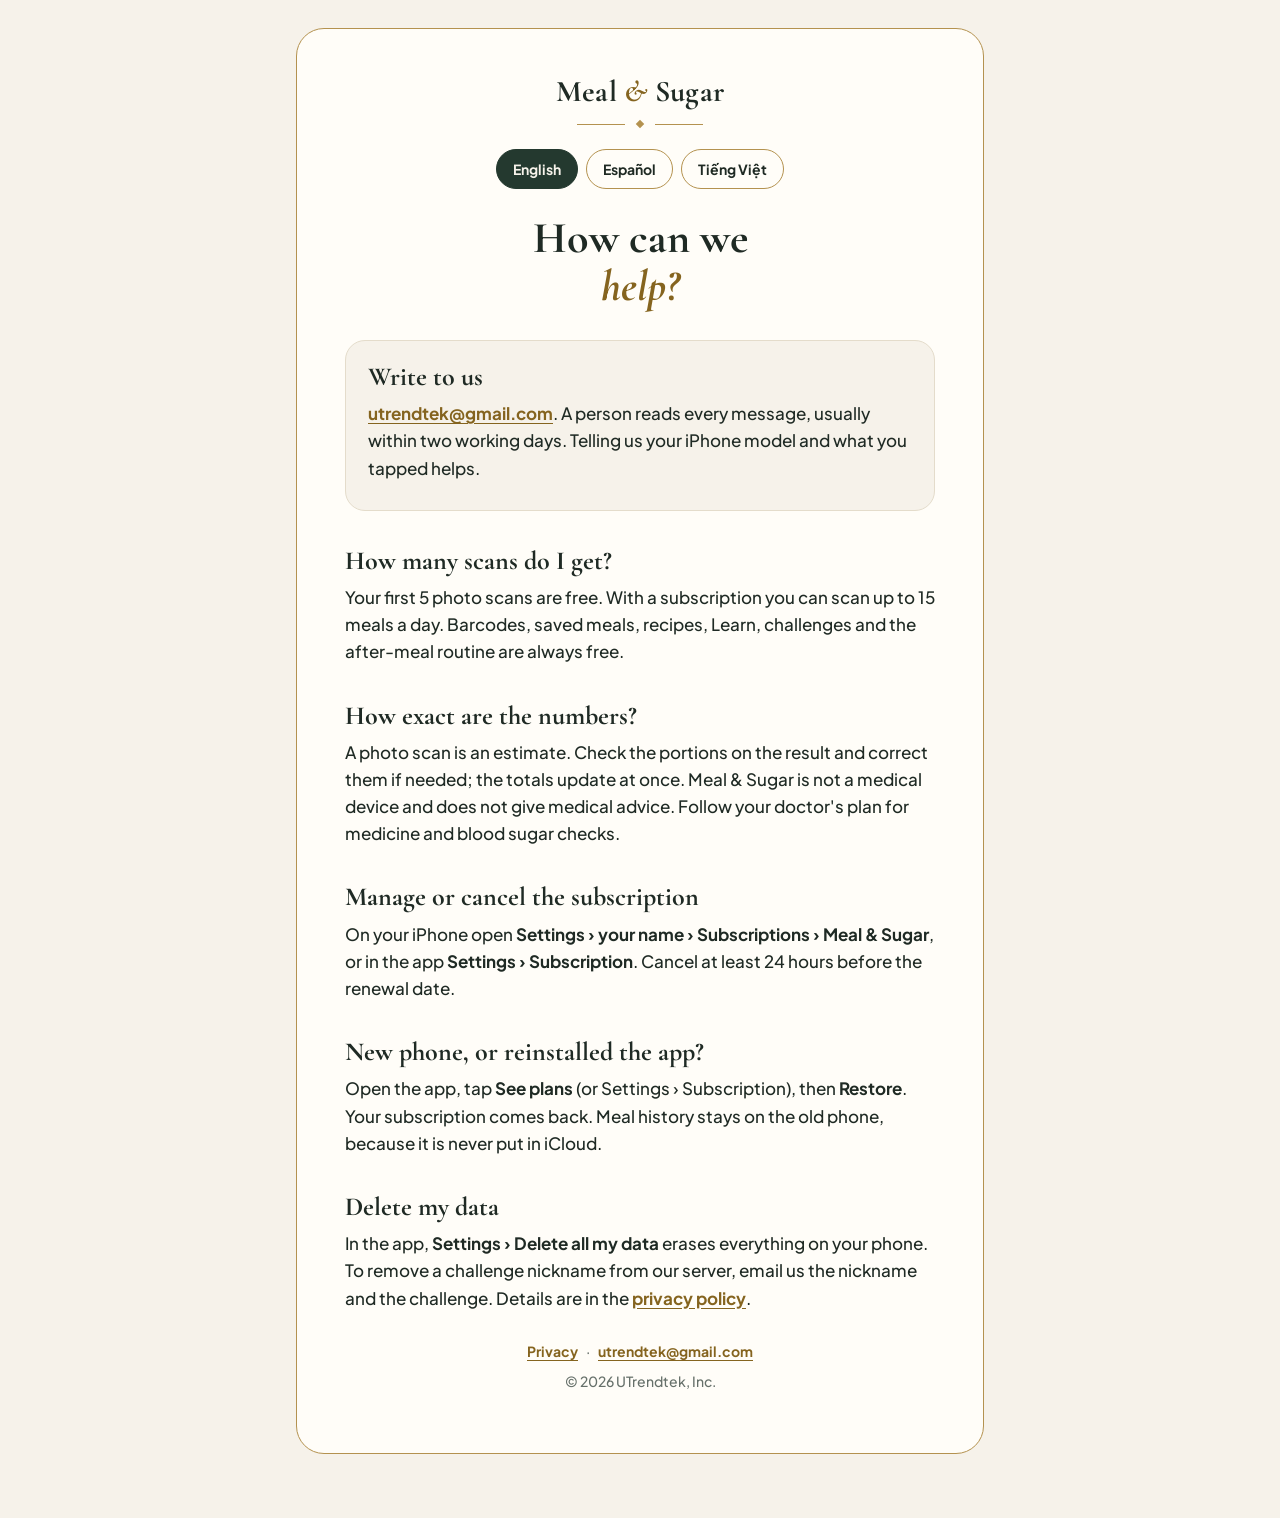
<file: support.html>
<!doctype html>
<html lang="en">
<head>
<meta charset="utf-8">
<meta name="viewport" content="width=device-width, initial-scale=1">
<title>Meal & Sugar Support</title>
<meta name="description" content="Help with Meal & Sugar: scans, the subscription, your data, and how to reach us.">
<link rel="preconnect" href="https://fonts.googleapis.com">
<link rel="preconnect" href="https://fonts.gstatic.com" crossorigin>
<link href="https://fonts.googleapis.com/css2?family=Cormorant+Garamond:ital,wght@0,600;0,700;1,600;1,700&family=Plus+Jakarta+Sans:wght@500;600;700&display=swap" rel="stylesheet">
<link rel="stylesheet" href="style.css">
</head>
<body>
<main class="page">
<div class="frame">
  <p class="wordmark">Meal <span class="amp">&amp;</span> Sugar</p>
  <div class="ornament" aria-hidden="true"><span></span><i></i><span></span></div>

  <nav class="langs" aria-label="Language">
    <button type="button" data-lang="en" aria-pressed="true">English</button>
    <button type="button" data-lang="es" aria-pressed="false">Español</button>
    <button type="button" data-lang="vi" aria-pressed="false">Tiếng Việt</button>
  </nav>

  <article lang="en" data-lang="en">
    <h1>How can we <em>help?</em></h1>
    <section class="summary">
      <h2>Write to us</h2>
      <p><a href="mailto:utrendtek@gmail.com?subject=Meal%20%26%20Sugar%20help">utrendtek@gmail.com</a>. A person reads every message, usually within two working days. Telling us your iPhone model and what you tapped helps.</p>
    </section>

    <h2>How many scans do I get?</h2>
    <p>Your first 5 photo scans are free. With a subscription you can scan up to 15 meals a day. Barcodes, saved meals, recipes, Learn, challenges and the after-meal routine are always free.</p>

    <h2>How exact are the numbers?</h2>
    <p>A photo scan is an estimate. Check the portions on the result and correct them if needed; the totals update at once. Meal &amp; Sugar is not a medical device and does not give medical advice. Follow your doctor's plan for medicine and blood sugar checks.</p>

    <h2>Manage or cancel the subscription</h2>
    <p>On your iPhone open <strong>Settings › your name › Subscriptions › Meal &amp; Sugar</strong>, or in the app <strong>Settings › Subscription</strong>. Cancel at least 24 hours before the renewal date.</p>

    <h2>New phone, or reinstalled the app?</h2>
    <p>Open the app, tap <strong>See plans</strong> (or Settings › Subscription), then <strong>Restore</strong>. Your subscription comes back. Meal history stays on the old phone, because it is never put in iCloud.</p>

    <h2>Delete my data</h2>
    <p>In the app, <strong>Settings › Delete all my data</strong> erases everything on your phone. To remove a challenge nickname from our server, email us the nickname and the challenge. Details are in the <a href="./">privacy policy</a>.</p>
  </article>

  <article lang="es" data-lang="es" hidden>
    <h1>¿Cómo podemos <em>ayudarte?</em></h1>
    <section class="summary">
      <h2>Escríbenos</h2>
      <p><a href="mailto:utrendtek@gmail.com?subject=Meal%20%26%20Sugar%20ayuda">utrendtek@gmail.com</a>. Una persona lee cada mensaje, normalmente en dos días hábiles. Ayuda decirnos el modelo de tu iPhone y qué tocaste.</p>
    </section>

    <h2>¿Cuántos escaneos tengo?</h2>
    <p>Tus primeros 5 escaneos con foto son gratis. Con una suscripción puedes escanear hasta 15 comidas al día. Los códigos de barras, comidas guardadas, recetas, Aprender, retos y la rutina después de comer son siempre gratis.</p>

    <h2>¿Qué tan exactos son los números?</h2>
    <p>Un escaneo con foto es una estimación. Revisa las porciones en el resultado y corrígelas si hace falta; los totales se actualizan al momento. Meal &amp; Sugar no es un dispositivo médico ni da consejos médicos. Sigue el plan de tu médico para medicinas y mediciones de glucosa.</p>

    <h2>Gestionar o cancelar la suscripción</h2>
    <p>En tu iPhone abre <strong>Ajustes › tu nombre › Suscripciones › Meal &amp; Sugar</strong>, o en la app <strong>Ajustes › Suscripción</strong>. Cancela al menos 24 horas antes de la renovación.</p>

    <h2>¿Teléfono nuevo o reinstalaste la app?</h2>
    <p>Abre la app, toca <strong>Ver planes</strong> (o Ajustes › Suscripción) y luego <strong>Restaurar</strong>. Tu suscripción vuelve. El historial de comidas se queda en el teléfono anterior, porque nunca va a iCloud.</p>

    <h2>Borrar mis datos</h2>
    <p>En la app, <strong>Ajustes › Borrar todos mis datos</strong> borra todo lo que hay en tu teléfono. Para quitar un apodo de reto de nuestro servidor, escríbenos con el apodo y el reto. Más detalles en la <a href="./#es">política de privacidad</a>.</p>
  </article>

  <article lang="vi" data-lang="vi" hidden>
    <h1>Chúng tôi giúp gì <em>cho bạn?</em></h1>
    <section class="summary">
      <h2>Liên hệ</h2>
      <p><a href="mailto:utrendtek@gmail.com?subject=Meal%20%26%20Sugar%20h%E1%BB%97%20tr%E1%BB%A3">utrendtek@gmail.com</a>. Mỗi thư đều có người đọc, thường trả lời trong hai ngày làm việc. Xin cho biết đời iPhone và bạn đã bấm vào đâu.</p>
    </section>

    <h2>Tôi được quét bao nhiêu lần?</h2>
    <p>5 lần quét bằng ảnh đầu tiên được miễn phí. Khi đăng ký, bạn quét được tối đa 15 bữa mỗi ngày. Mã vạch, bữa ăn đã lưu, công thức, phần Học, thử thách và thói quen sau bữa ăn luôn miễn phí.</p>

    <h2>Con số chính xác đến đâu?</h2>
    <p>Quét bằng ảnh là ước tính. Hãy xem lại khẩu phần trong kết quả và sửa nếu cần; tổng số được cập nhật ngay. Meal &amp; Sugar không phải thiết bị y tế và không đưa ra lời khuyên y khoa. Hãy làm theo hướng dẫn của bác sĩ về thuốc và đo đường huyết.</p>

    <h2>Quản lý hoặc huỷ gói đăng ký</h2>
    <p>Trên iPhone mở <strong>Cài đặt › tên của bạn › Đăng ký › Meal &amp; Sugar</strong>, hoặc trong ứng dụng <strong>Cài đặt › Gói đăng ký</strong>. Huỷ ít nhất 24 giờ trước ngày gia hạn.</p>

    <h2>Đổi điện thoại hoặc cài lại ứng dụng?</h2>
    <p>Mở ứng dụng, bấm <strong>Xem các gói</strong> (hoặc Cài đặt › Gói đăng ký), rồi bấm <strong>Khôi phục</strong>. Gói đăng ký sẽ trở lại. Lịch sử bữa ăn vẫn ở điện thoại cũ, vì không bao giờ được đưa lên iCloud.</p>

    <h2>Xoá dữ liệu của tôi</h2>
    <p>Trong ứng dụng, <strong>Cài đặt › Xóa toàn bộ dữ liệu</strong> sẽ xoá mọi thứ trên điện thoại. Muốn xoá biệt danh thử thách khỏi máy chủ, hãy gửi email kèm biệt danh và tên thử thách. Chi tiết trong <a href="./#vi">chính sách quyền riêng tư</a>.</p>
  </article>

  <footer>
    <a href="./">Privacy</a> · <a href="mailto:utrendtek@gmail.com">utrendtek@gmail.com</a>
    <p>© 2026 UTrendtek, Inc.</p>
  </footer>
</div>
</main>
<script>
  (function () {
    var buttons = document.querySelectorAll(".langs button");
    function show(lang) {
      document.querySelectorAll("article[data-lang]").forEach(function (a) { a.hidden = a.dataset.lang !== lang; });
      buttons.forEach(function (b) { b.setAttribute("aria-pressed", String(b.dataset.lang === lang)); });
      document.documentElement.lang = lang;
    }
    buttons.forEach(function (b) {
      b.addEventListener("click", function () {
        show(b.dataset.lang);
        try { history.replaceState(null, "", "#" + b.dataset.lang); } catch (e) {}
      });
    });
    var wanted = (location.hash || "").slice(1) || (navigator.language || "en").slice(0, 2);
    show(["en", "es", "vi"].indexOf(wanted) >= 0 ? wanted : "en");
  })();
</script>
</body>
</html>
</file>
<file: style.css>
/* Meal & Sugar: the app's own look. Paper, deep green, gold for lines only;
   words in ink or deep gold (readable: 4.9:1 and up). */
:root {
  --paper: #F6F2EA;
  --card: #FFFDF8;
  --ink: #1F2A24;
  --ink2: #66706A;
  --accent: #24392F;
  --gold: #B4924F;
  --gold-text: #85641F;
  --rule: #E4DCCB;
}
@media (prefers-color-scheme: dark) {
  :root {
    --paper: #121614;
    --card: #1A201D;
    --ink: #EFE9DD;
    --ink2: #A9B1AB;
    --accent: #CFE0D4;
    --gold: #C9A865;
    --gold-text: #D8B872;
    --rule: #2C3430;
  }
}
* { box-sizing: border-box; }
html { -webkit-text-size-adjust: 100%; }
body {
  margin: 0;
  background: var(--paper);
  color: var(--ink);
  font: 500 17px/1.6 "Plus Jakarta Sans", -apple-system, system-ui, sans-serif;
}
.page { max-width: 720px; margin: 0 auto; padding: 28px 16px 64px; }
.frame {
  border: 1px solid var(--gold);
  border-radius: 28px;
  padding: 36px 24px 40px;
  background: var(--card);
}
@media (min-width: 640px) { .frame { padding: 48px 48px 52px; } }

.wordmark {
  font: 700 30px/1 "Cormorant Garamond", Georgia, serif;
  text-align: center;
  letter-spacing: 0.01em;
  margin: 0;
}
.wordmark .amp { color: var(--gold-text); font-style: italic; }
.ornament { display: flex; align-items: center; gap: 12px; justify-content: center; margin: 14px 0 0; }
.ornament span { height: 1px; width: 48px; background: var(--gold); }
.ornament i { width: 6px; height: 6px; transform: rotate(45deg); background: var(--gold); }

h1 {
  font: 700 44px/1.08 "Cormorant Garamond", Georgia, serif;
  text-align: center;
  margin: 26px 0 0;
}
h1 em { display: block; font-style: italic; color: var(--gold-text); }
.updated { text-align: center; color: var(--ink2); font-size: 14px; margin: 10px 0 0; }

.langs { display: flex; justify-content: center; gap: 8px; flex-wrap: wrap; margin: 22px 0 0; }
.langs button {
  font: 700 14px/1 "Plus Jakarta Sans", system-ui, sans-serif;
  color: var(--ink);
  background: transparent;
  border: 1px solid var(--gold);
  border-radius: 999px;
  padding: 10px 16px;
  min-height: 40px;
  cursor: pointer;
}
.langs button[aria-pressed="true"] { background: var(--accent); color: var(--paper); border-color: var(--accent); }

.summary {
  margin: 30px 0 0;
  padding: 20px 22px;
  border-radius: 20px;
  border: 1px solid var(--rule);
  background: var(--paper);
}
.summary h2 { margin-top: 0; }
.summary ul { margin: 0; padding-left: 20px; }
.summary li { margin: 6px 0; font-weight: 600; }

h2 {
  font: 700 26px/1.2 "Cormorant Garamond", Georgia, serif;
  margin: 34px 0 8px;
}
h2 .n { color: var(--gold-text); margin-right: 8px; }
p, li { margin: 8px 0; }
ul { padding-left: 22px; }
strong { font-weight: 700; }
a { color: var(--gold-text); font-weight: 700; text-underline-offset: 3px; }
table { width: 100%; border-collapse: collapse; margin: 10px 0; font-size: 15px; }
th, td { text-align: left; vertical-align: top; padding: 10px 8px; border-bottom: 1px solid var(--rule); }
th { font-weight: 700; color: var(--ink2); font-size: 13px; text-transform: uppercase; letter-spacing: 0.06em; }
.note { color: var(--ink2); font-size: 15px; }
footer { text-align: center; color: var(--ink2); font-size: 14px; margin-top: 28px; }
footer a { margin: 0 6px; }
[hidden] { display: none !important; }
</file>
